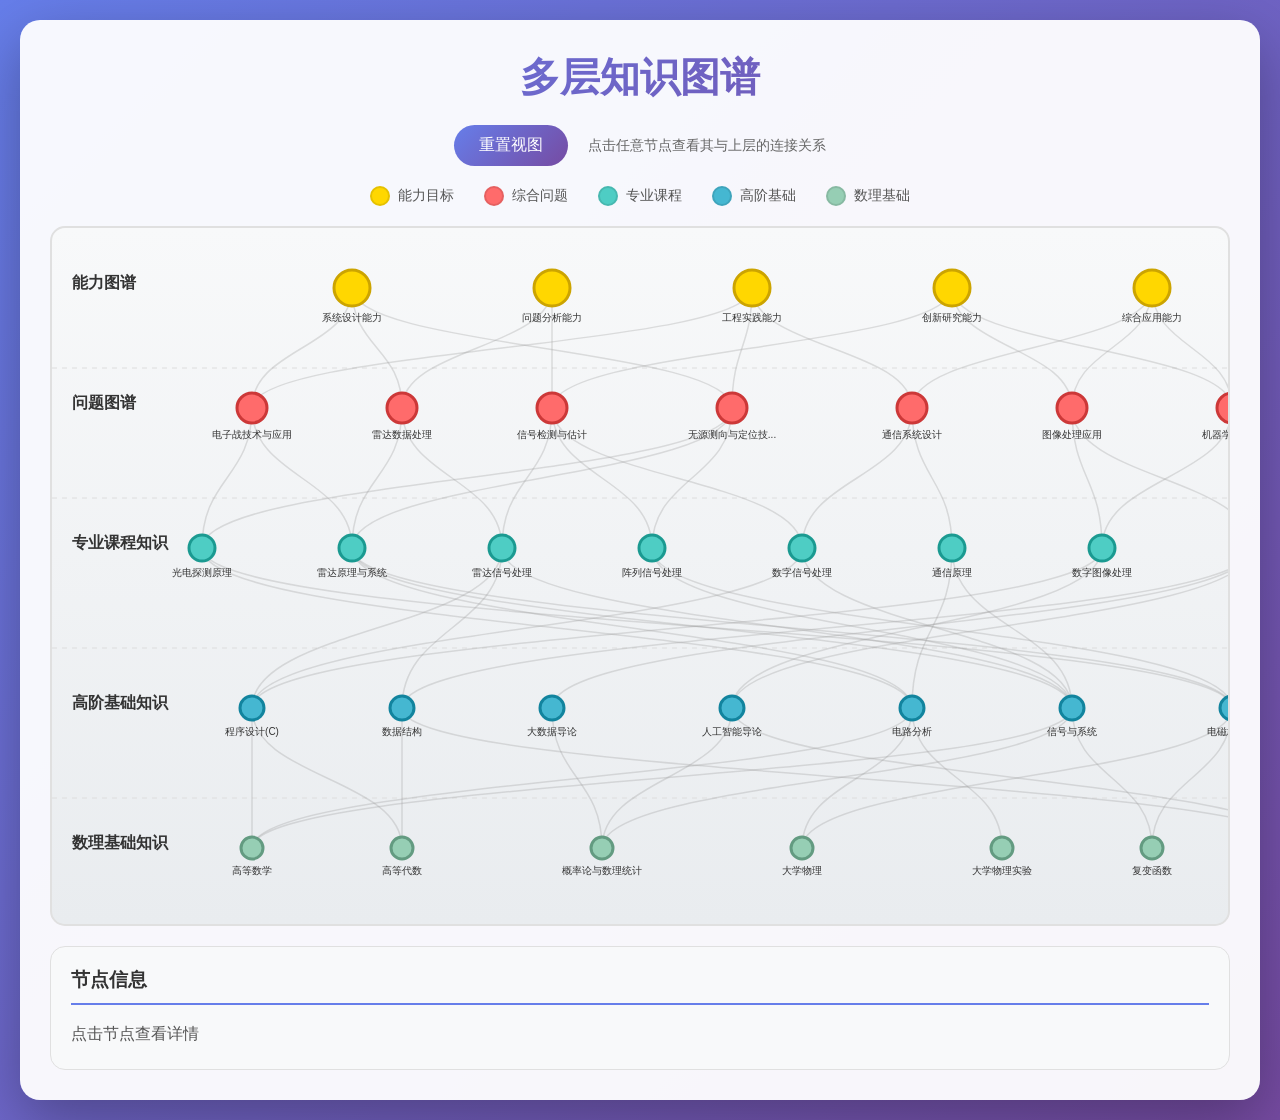
<file: test/index.html>
<!DOCTYPE html>
<html lang="zh-CN">
<head>
    <meta charset="UTF-8">
    <meta name="viewport" content="width=device-width, initial-scale=1.0">
    <title>多层知识图谱可视化</title>
    <link rel="stylesheet" href="styles.css">
</head>
<body>
    <div class="container">
        <h1>多层知识图谱</h1>
        <div class="controls">
            <button id="resetBtn">重置视图</button>
            <span class="hint">点击任意节点查看其与上层的连接关系</span>
        </div>
        <div class="legend">
            <div class="legend-item"><span class="legend-color" style="background: #FFD700;"></span>能力目标</div>
            <div class="legend-item"><span class="legend-color" style="background: #FF6B6B;"></span>综合问题</div>
            <div class="legend-item"><span class="legend-color" style="background: #4ECDC4;"></span>专业课程</div>
            <div class="legend-item"><span class="legend-color" style="background: #45B7D1;"></span>高阶基础</div>
            <div class="legend-item"><span class="legend-color" style="background: #96CEB4;"></span>数理基础</div>
        </div>
        <div id="graph-container">
            <svg id="graph-svg"></svg>
        </div>
        <div id="info-panel">
            <h3>节点信息</h3>
            <div id="node-info">点击节点查看详情</div>
        </div>
    </div>
    <script src="data.js"></script>
    <script src="graph.js"></script>
</body>
</html>
</file>
<file: test/styles.css>
* {
    margin: 0;
    padding: 0;
    box-sizing: border-box;
}

body {
    font-family: 'Microsoft YaHei', 'Segoe UI', Tahoma, Geneva, Verdana, sans-serif;
    background: linear-gradient(135deg, #667eea 0%, #764ba2 100%);
    min-height: 100vh;
    padding: 20px;
}

.container {
    max-width: 1400px;
    margin: 0 auto;
    background: rgba(255, 255, 255, 0.95);
    border-radius: 20px;
    padding: 30px;
    box-shadow: 0 20px 60px rgba(0, 0, 0, 0.3);
}

h1 {
    text-align: center;
    color: #333;
    margin-bottom: 20px;
    font-size: 2.5em;
    background: linear-gradient(135deg, #667eea 0%, #764ba2 100%);
    -webkit-background-clip: text;
    -webkit-text-fill-color: transparent;
    background-clip: text;
}

.controls {
    display: flex;
    justify-content: center;
    align-items: center;
    gap: 20px;
    margin-bottom: 20px;
}

.controls button {
    padding: 10px 25px;
    font-size: 16px;
    border: none;
    border-radius: 25px;
    background: linear-gradient(135deg, #667eea 0%, #764ba2 100%);
    color: white;
    cursor: pointer;
    transition: transform 0.3s, box-shadow 0.3s;
}

.controls button:hover {
    transform: translateY(-2px);
    box-shadow: 0 5px 20px rgba(102, 126, 234, 0.4);
}

.hint {
    color: #666;
    font-size: 14px;
}

.legend {
    display: flex;
    justify-content: center;
    gap: 30px;
    margin-bottom: 20px;
    flex-wrap: wrap;
}

.legend-item {
    display: flex;
    align-items: center;
    gap: 8px;
    font-size: 14px;
    color: #555;
}

.legend-color {
    width: 20px;
    height: 20px;
    border-radius: 50%;
    border: 2px solid rgba(0, 0, 0, 0.1);
}

#graph-container {
    width: 100%;
    height: 700px;
    border: 2px solid #e0e0e0;
    border-radius: 15px;
    overflow: hidden;
    background: linear-gradient(180deg, #f8f9fa 0%, #e9ecef 100%);
    position: relative;
}

#graph-svg {
    width: 100%;
    height: 100%;
}

/* 层级标签样式 */
.layer-label {
    font-size: 16px;
    font-weight: bold;
    fill: #333;
    text-anchor: start;
}

/* 节点样式 */
.node {
    cursor: pointer;
    transition: transform 0.3s;
}

.node:hover {
    transform: scale(1.2);
}

.node circle {
    stroke-width: 3px;
    transition: all 0.3s;
}

.node.highlighted circle {
    stroke: #ff0000;
    stroke-width: 4px;
    filter: drop-shadow(0 0 10px rgba(255, 0, 0, 0.5));
}

.node.dimmed circle {
    opacity: 0.2;
}

.node text {
    font-size: 10px;
    fill: #333;
    text-anchor: middle;
    pointer-events: none;
}

.node.dimmed text {
    opacity: 0.2;
}

/* 连接线样式 */
.link {
    fill: none;
    stroke: #999;
    stroke-opacity: 0.3;
    stroke-width: 1.5px;
    transition: all 0.3s;
}

.link.highlighted {
    stroke: #ff6b6b;
    stroke-opacity: 1;
    stroke-width: 3px;
    filter: drop-shadow(0 0 5px rgba(255, 107, 107, 0.5));
}

.link.dimmed {
    stroke-opacity: 0.05;
}

/* 层级分隔线 */
.layer-separator {
    stroke: #ddd;
    stroke-width: 1px;
    stroke-dasharray: 5, 5;
}

/* 层级背景 */
.layer-bg {
    fill-opacity: 0.1;
}

/* 信息面板 */
#info-panel {
    margin-top: 20px;
    padding: 20px;
    background: #f8f9fa;
    border-radius: 15px;
    border: 1px solid #e0e0e0;
}

#info-panel h3 {
    color: #333;
    margin-bottom: 15px;
    padding-bottom: 10px;
    border-bottom: 2px solid #667eea;
}

#node-info {
    color: #555;
    line-height: 1.8;
}

#node-info .path-item {
    display: inline-block;
    padding: 5px 15px;
    margin: 5px;
    border-radius: 20px;
    color: white;
    font-size: 14px;
}

#node-info .path-arrow {
    color: #999;
    margin: 0 5px;
}

.path-container {
    display: flex;
    flex-wrap: wrap;
    align-items: center;
    gap: 10px;
    margin-top: 10px;
}

/* 动画效果 */
@keyframes pulse {
    0% {
        transform: scale(1);
    }
    50% {
        transform: scale(1.1);
    }
    100% {
        transform: scale(1);
    }
}

.node.selected circle {
    animation: pulse 1s infinite;
}

/* 响应式设计 */
@media (max-width: 768px) {
    .container {
        padding: 15px;
    }
    
    h1 {
        font-size: 1.8em;
    }
    
    #graph-container {
        height: 500px;
    }
    
    .legend {
        gap: 15px;
    }
    
    .legend-item {
        font-size: 12px;
    }
}
</file>
